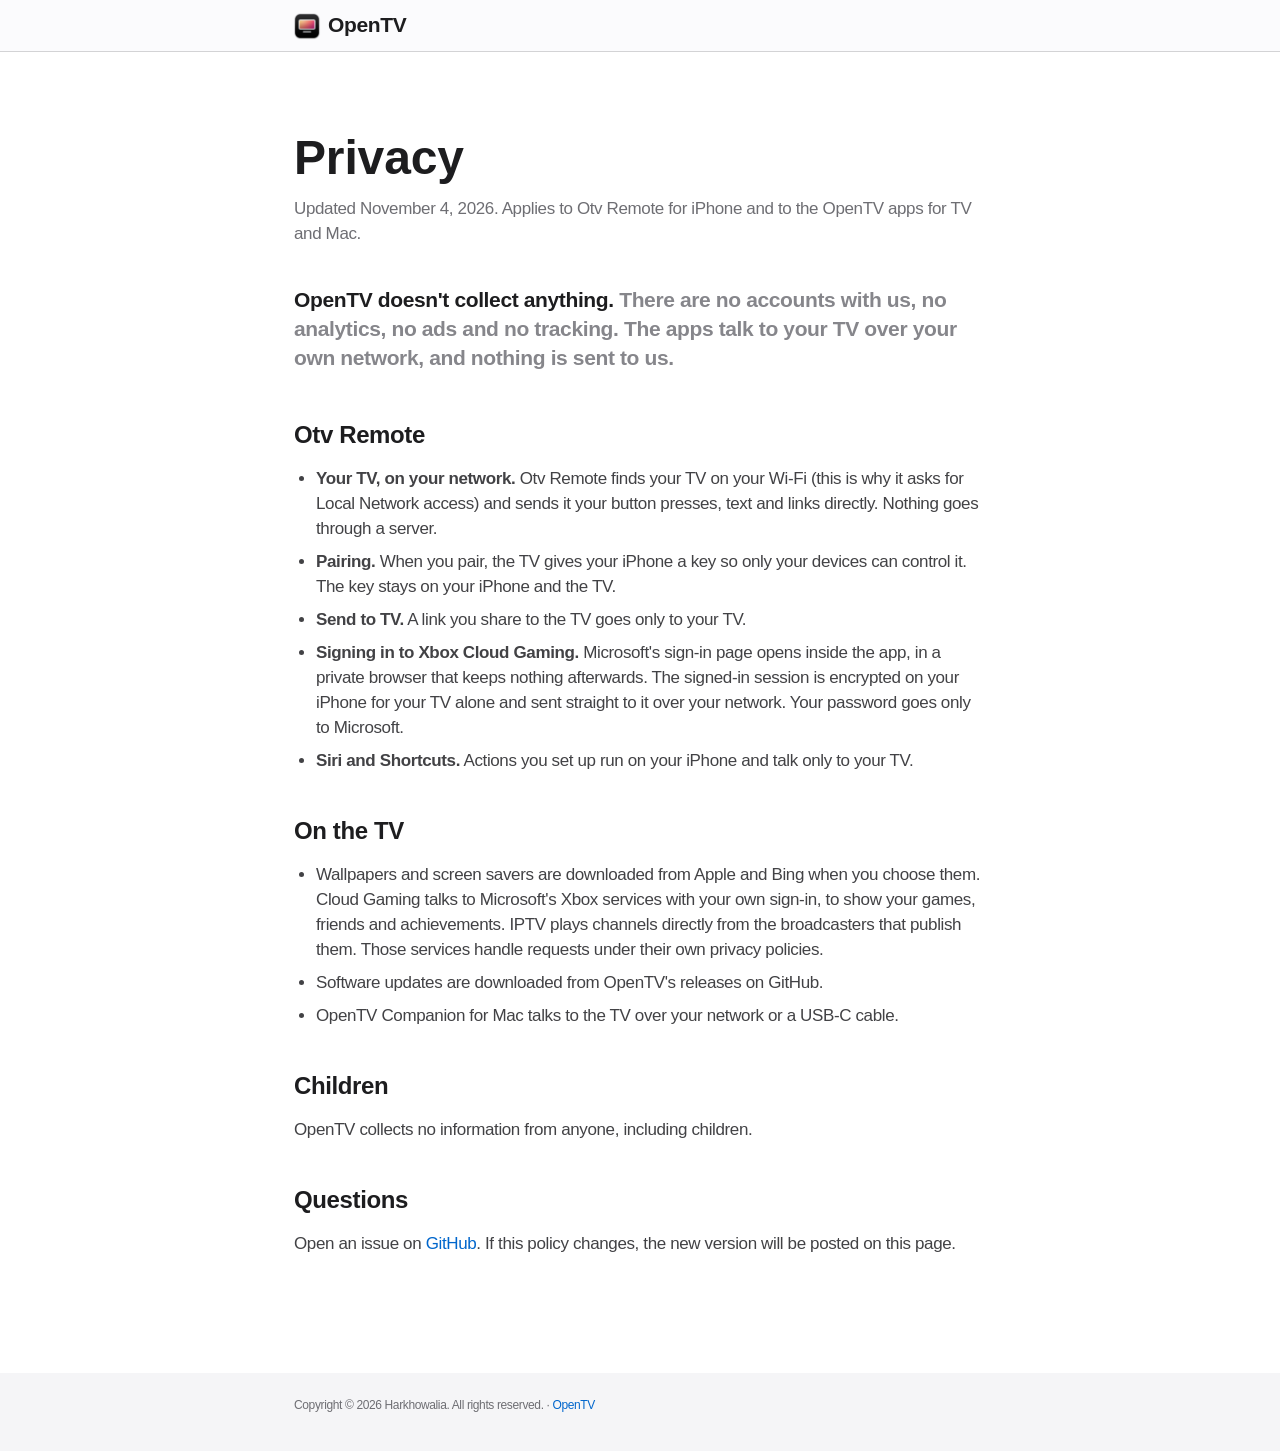
<file: docs/privacy.html>
<!doctype html>
<html lang="en">
<head>
<meta charset="utf-8">
<meta name="viewport" content="width=device-width, initial-scale=1, viewport-fit=cover">
<title>OpenTV Privacy</title>
<meta name="description" content="How Otv Remote and the OpenTV apps handle your data: nothing is collected.">
<link rel="icon" href="icon.png">
<meta name="color-scheme" content="light dark">
<style>
:root { --ink: #1d1d1f; --ink-2: #6e6e73; --paper-alt: #f5f5f7; --link: #0066cc;
  --font: -apple-system, BlinkMacSystemFont, "SF Pro Text", "SF Pro Display", "Helvetica Neue", Helvetica, Arial, sans-serif; }
@media (prefers-color-scheme: dark) {
  :root { --ink: #f5f5f7; --ink-2: #a1a1a6; --paper-alt: #161617; --link: #2997ff; }
  body { background: #000 !important; }
  p, li { color: #d2d2d7 !important; }
  .bar { background: rgba(22,22,23,0.8) !important; border-bottom-color: rgba(255,255,255,0.16) !important; }
}
* { box-sizing: border-box; }
body { margin: 0; background: #fff; color: var(--ink); font: 400 17px/1.47059 var(--font); letter-spacing: -0.022em; -webkit-font-smoothing: antialiased; }
a { color: var(--link); text-decoration: none; }
a:hover { text-decoration: underline; }
.bar { position: sticky; top: 0; height: 52px; background: rgba(251,251,253,0.8); -webkit-backdrop-filter: saturate(180%) blur(20px); backdrop-filter: saturate(180%) blur(20px); border-bottom: 1px solid rgba(0,0,0,0.16); }
.bar div, main, footer div { width: 692px; max-width: 87.5%; margin: 0 auto; }
.bar div { height: 100%; display: flex; align-items: center; gap: 10px; font-size: 21px; font-weight: 600; }
.bar img { width: 30px; height: 30px; margin: 0 -4px 0 -2px; }
.bar a { color: var(--ink); display: flex; align-items: center; gap: 10px; }
main { padding: 80px 0 100px; }
h1 { font-size: 48px; line-height: 1.08; font-weight: 600; letter-spacing: -0.003em; margin: 0 0 12px; }
.updated { color: var(--ink-2); margin: 0 0 40px; }
.lede { font-size: 21px; line-height: 1.38; font-weight: 600; color: #86868b; margin: 0 0 48px; }
.lede strong { color: var(--ink); }
h2 { font-size: 24px; line-height: 1.17; font-weight: 600; margin: 44px 0 10px; }
p, li { color: #424245; }
ul { padding-left: 22px; }
li { margin-bottom: 8px; }
footer { background: var(--paper-alt); color: var(--ink-2); font-size: 12px; padding: 24px 0 36px; }
@media (max-width: 734px) { h1 { font-size: 32px; } .lede { font-size: 19px; } main { padding-top: 50px; } }
</style>
</head>
<body>
<div class="bar"><div><a href="./"><img src="icon.png" alt="">OpenTV</a></div></div>
<main>
  <h1>Privacy</h1>
  <p class="updated">Updated November 4, 2026. Applies to Otv Remote for iPhone and to the OpenTV apps for TV and Mac.</p>
  <p class="lede"><strong>OpenTV doesn't collect anything.</strong> There are no accounts with us, no analytics, no ads and no tracking. The apps talk to your TV over your own network, and nothing is sent to us.</p>

  <h2>Otv Remote</h2>
  <ul>
    <li><strong>Your TV, on your network.</strong> Otv Remote finds your TV on your Wi-Fi (this is why it asks for Local Network access) and sends it your button presses, text and links directly. Nothing goes through a server.</li>
    <li><strong>Pairing.</strong> When you pair, the TV gives your iPhone a key so only your devices can control it. The key stays on your iPhone and the TV.</li>
    <li><strong>Send to TV.</strong> A link you share to the TV goes only to your TV.</li>
    <li><strong>Signing in to Xbox Cloud Gaming.</strong> Microsoft's sign-in page opens inside the app, in a private browser that keeps nothing afterwards. The signed-in session is encrypted on your iPhone for your TV alone and sent straight to it over your network. Your password goes only to Microsoft.</li>
    <li><strong>Siri and Shortcuts.</strong> Actions you set up run on your iPhone and talk only to your TV.</li>
  </ul>

  <h2>On the TV</h2>
  <ul>
    <li>Wallpapers and screen savers are downloaded from Apple and Bing when you choose them. Cloud Gaming talks to Microsoft's Xbox services with your own sign-in, to show your games, friends and achievements. IPTV plays channels directly from the broadcasters that publish them. Those services handle requests under their own privacy policies.</li>
    <li>Software updates are downloaded from OpenTV's releases on GitHub.</li>
    <li>OpenTV Companion for Mac talks to the TV over your network or a USB-C cable.</li>
  </ul>

  <h2>Children</h2>
  <p>OpenTV collects no information from anyone, including children.</p>

  <h2>Questions</h2>
  <p>Open an issue on <a href="https://github.com/harkhowalia-1/OpenTV/issues">GitHub</a>. If this policy changes, the new version will be posted on this page.</p>
</main>
<footer><div>Copyright © 2026 Harkhowalia. All rights reserved. · <a href="./">OpenTV</a></div></footer>
</body>
</html>
</file>
